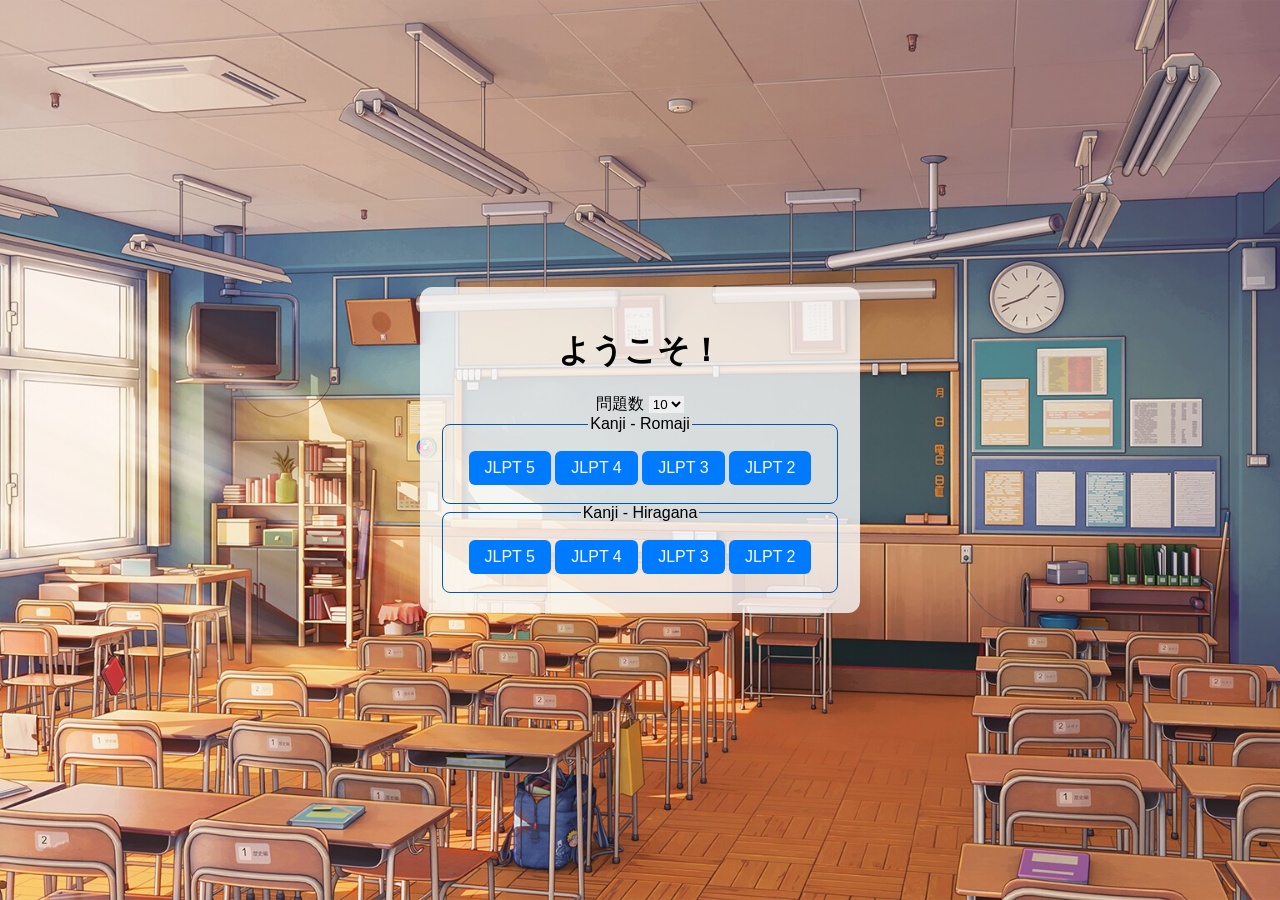
<file: index.html>
<!DOCTYPE html>
<html lang="ja">
<head>
<meta charset="UTF-8">
<meta name="viewport" content="width=device-width, initial-scale=1.0">
<title>テスト</title>
<link href="test.css" rel="stylesheet">
</head>
<body>
<div class="container">
<h1>ようこそ！</h1>
問題数 <select id="no">
<option value="10">10</option>
<option value="20">20</option>
<option value="30">30</option>
<option value="40">40</option>
<option value="50">50</option>
</select>
<fieldset><legend>Kanji - Romaji</legend>
<button class="btn" onclick="btnUrl(5,'r')">JLPT 5</button>
<button class="btn" onclick="btnUrl(4,'r')">JLPT 4</button>
<button class="btn" onclick="btnUrl(3,'r')">JLPT 3</button>
<button class="btn" onclick="btnUrl(2,'r')">JLPT 2</button>
</fieldset>
<fieldset><legend>Kanji - Hiragana</legend>
<button class="btn" onclick="btnUrl(5,'h')">JLPT 5</button>
<button class="btn" onclick="btnUrl(4,'h')">JLPT 4</button>
<button class="btn" onclick="btnUrl(3,'h')">JLPT 3</button>
<button class="btn" onclick="btnUrl(2,'h')">JLPT 2</button>
</fieldset>
</div>
<script>
function btnUrl(l,t) {
const val = document.getElementById("no").value;
location.href=`test.html?level=${l}&type=${t}&no=${val}`;
}
</script>
</body>
</html>
</file>
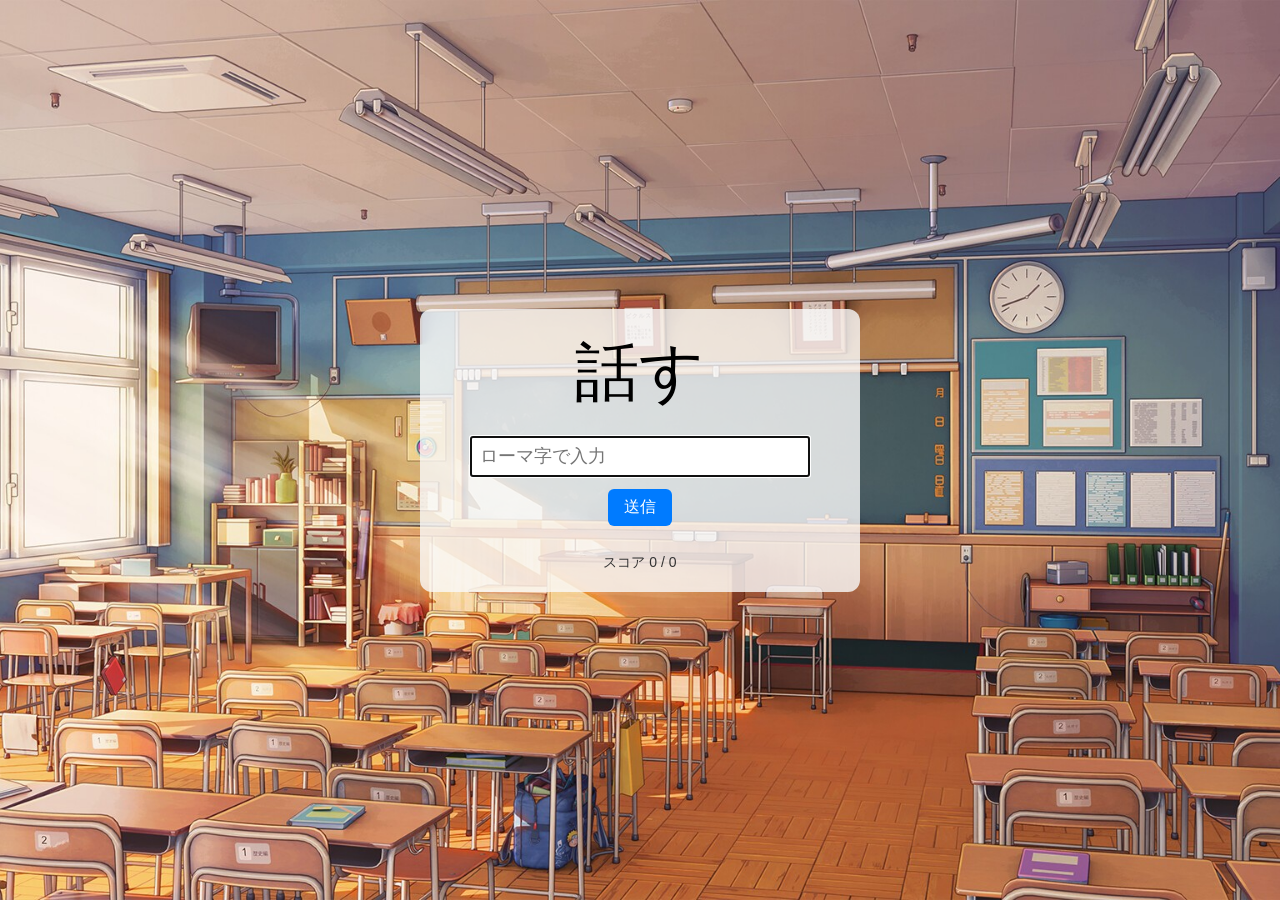
<file: test.html>
<!DOCTYPE html>
<html lang="ja">
<head>
<meta charset="UTF-8" />
<meta name="viewport" content="width=device-width, initial-scale=1.0" />
<title>テスト</title>
<link href="test.css" rel="stylesheet">
</head>
<body>
<div class="container">
<div id="kanji">---</div>
<input id="answer" type="text" placeholder="入力" />
<button onclick="submitAnswer()">送信</button>
<div id="result"></div>
<div id="meaning"></div>
<div id="stats">
スコア <span id="score">0</span> / <span id="total">0</span><br/>
</div>
</div>
<script src="test.js"></script>
</body>
</html>
</file>
<file: test.css>
body {font-family:'Segoe UI', sans-serif;background-image:url("/img/classroom.jpg");background-attachment:fixed;background-size:cover;background-position:center;min-height:100vh;margin:0;padding:0;display:flex;justify-content:center;align-items:center}
.container {background:rgba(250,250,250,.8);border-radius:12px;padding:20px;max-width:400px;width:100%;text-align:center}
fieldset{border:1px solid #0056b3;border-radius:8px}
#kanji {font-size:64px;margin-bottom:20px}
input {font-size:18px;padding:8px;width:80%}
button {font-size:16px;margin:12px 0 8px;padding:8px 16px;border:none;border-radius:6px;background:#007bff;color:#fff;cursor:pointer}
button:hover {background:#0056b3}
select{border:0}
#result {margin:20px 0;font-size:20px}
#meaning {margin-top:10px;font-size:18px;color:#555}
#stats {margin-top:16px;font-size:14px;color:#333}
@media (max-width:500px) {
.container {margin:10px}
}
</file>
